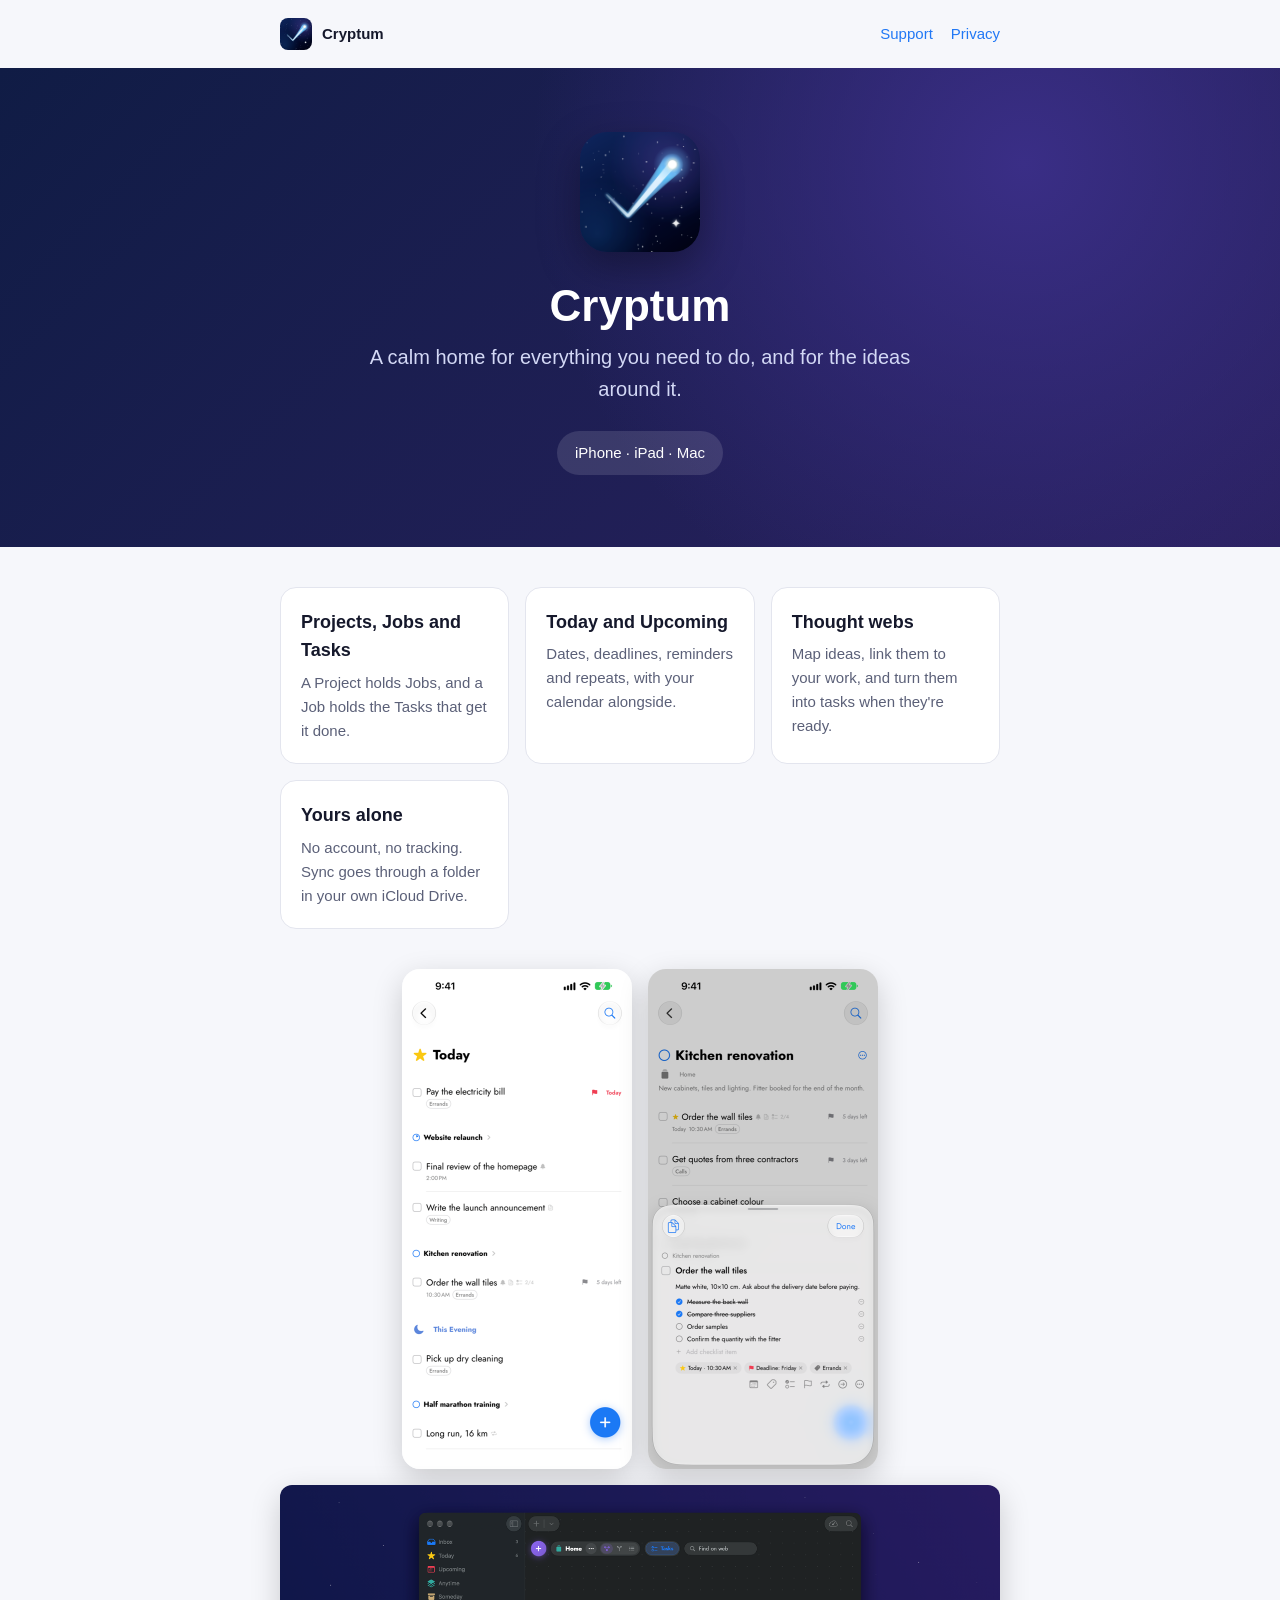
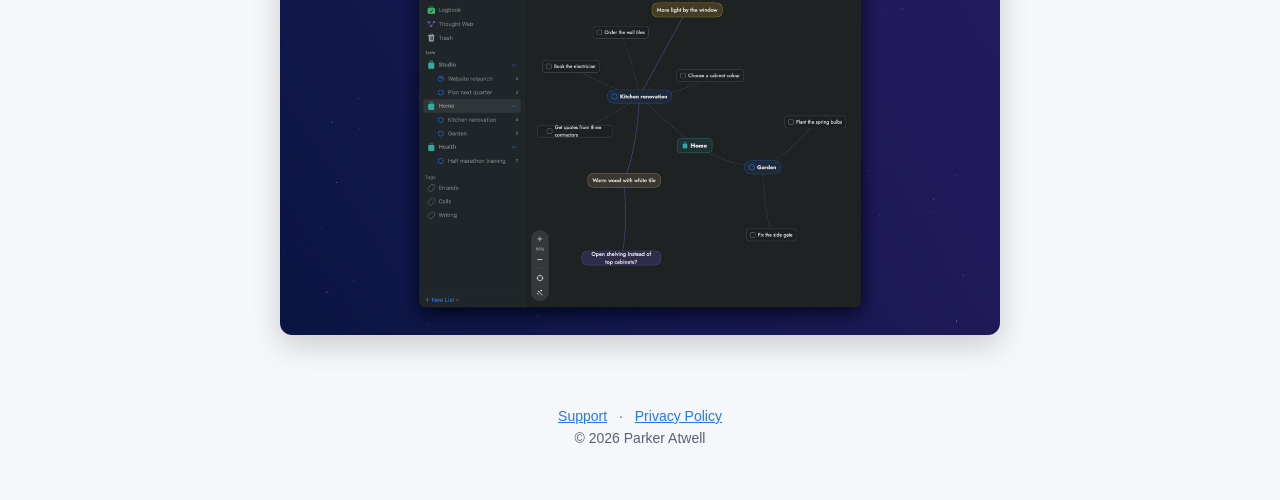
<file: index.html>
<!doctype html>
<html lang="en">
<head>
<meta charset="utf-8">
<meta name="viewport" content="width=device-width, initial-scale=1">
<title>Cryptum</title>
<meta name="description" content="Cryptum is a calm task manager for iPhone, iPad and Mac, with thought webs for your ideas.">
<link rel="icon" href="icon.png">
<link rel="stylesheet" href="style.css">
</head>
<body>
<div class="wrap">
  <nav>
    <a class="brand" href="index.html"><img src="icon.png" alt="">Cryptum</a>
    <a href="support.html">Support</a>
    <a href="privacy.html">Privacy</a>
  </nav>
</div>

<header class="hero">
  <img class="icon" src="icon.png" alt="Cryptum app icon">
  <h1>Cryptum</h1>
  <p>A calm home for everything you need to do, and for the ideas around it.</p>
  <span class="badge">iPhone · iPad · Mac</span>
</header>

<main class="wrap">
  <section class="features">
    <div class="feature"><h3>Projects, Jobs and Tasks</h3><p>A Project holds Jobs, and a Job holds the Tasks that get it done.</p></div>
    <div class="feature"><h3>Today and Upcoming</h3><p>Dates, deadlines, reminders and repeats, with your calendar alongside.</p></div>
    <div class="feature"><h3>Thought webs</h3><p>Map ideas, link them to your work, and turn them into tasks when they're ready.</p></div>
    <div class="feature"><h3>Yours alone</h3><p>No account, no tracking. Sync goes through a folder in your own iCloud Drive.</p></div>
  </section>

  <section class="shots">
    <img class="phone" src="shot-today.png" alt="Today on iPhone">
    <img class="phone" src="shot-task.png" alt="A task with a checklist on iPhone">
    <img class="mac" src="shot-mac.png" alt="A Project's thought web on the Mac">
  </section>
</main>

<footer>
  <a href="support.html">Support</a> · <a href="privacy.html">Privacy Policy</a>
  <div>© 2026 Parker Atwell</div>
</footer>
</body>
</html>
</file>
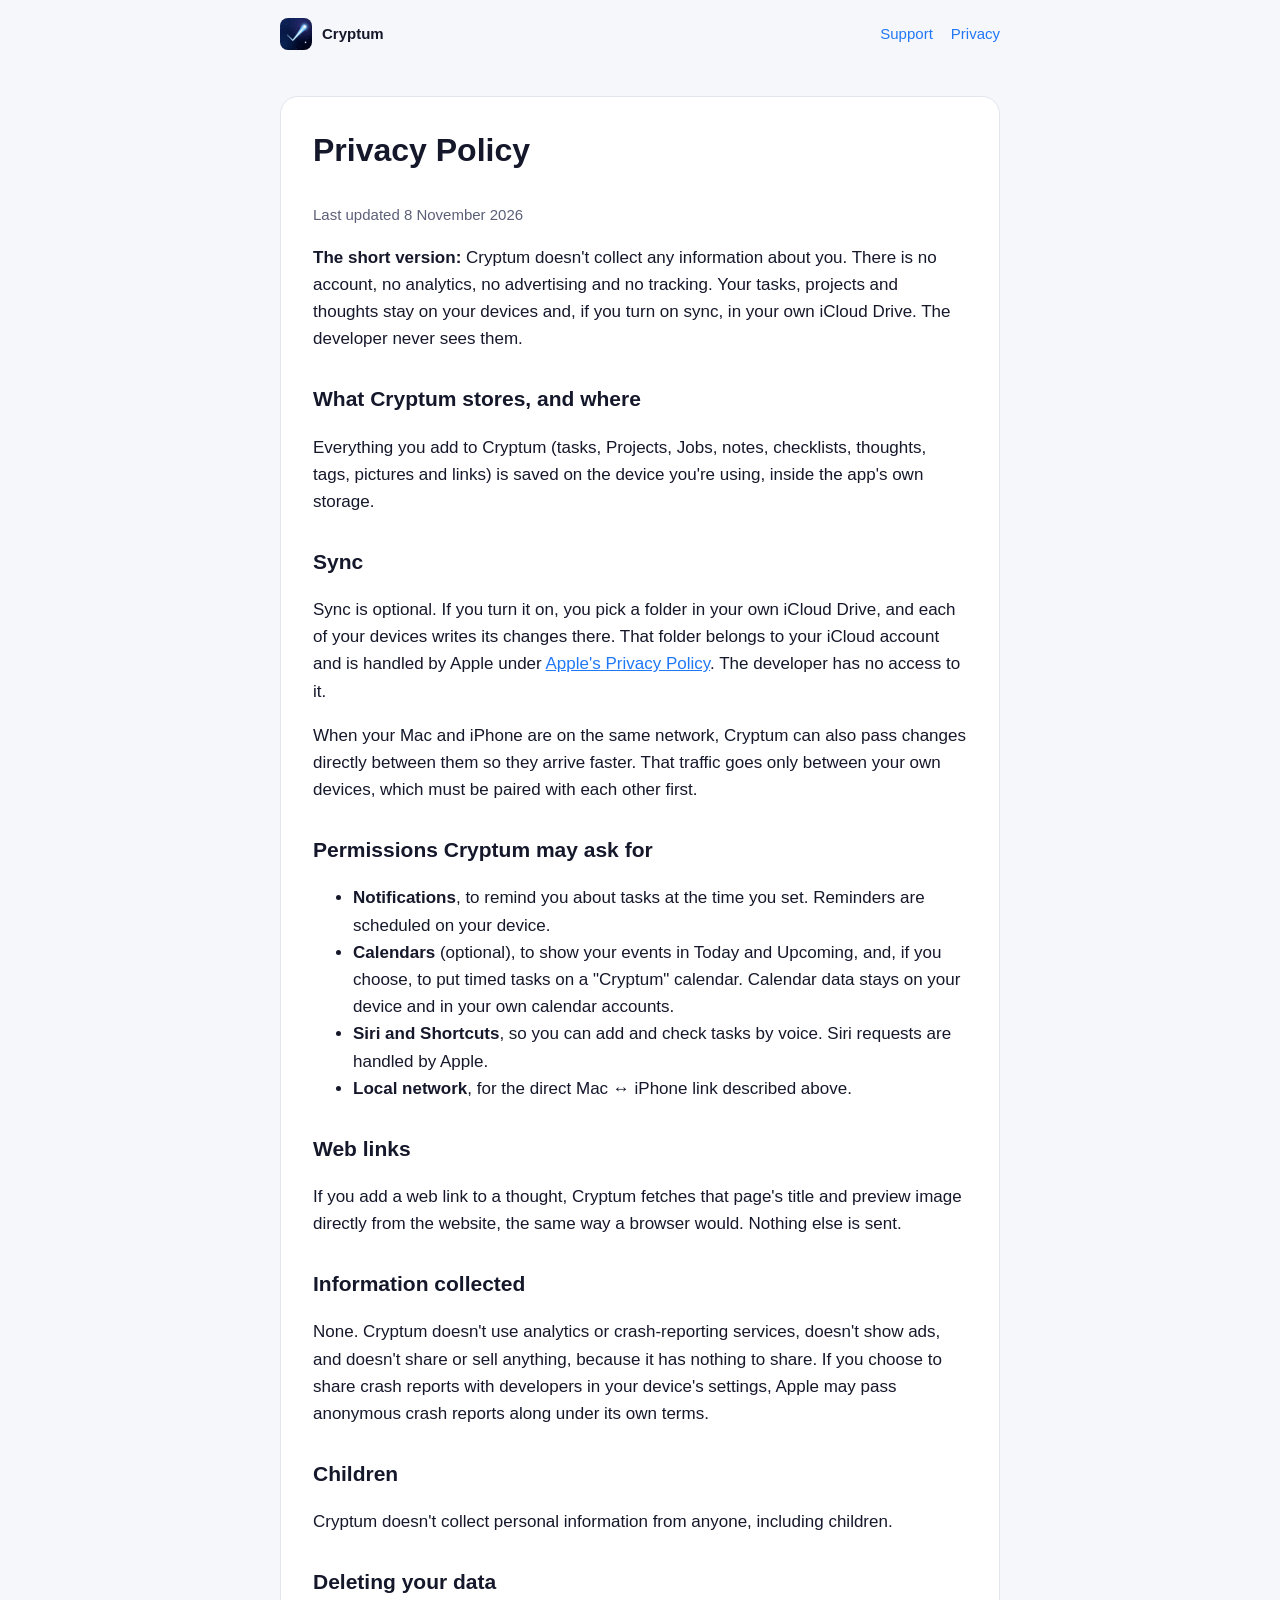
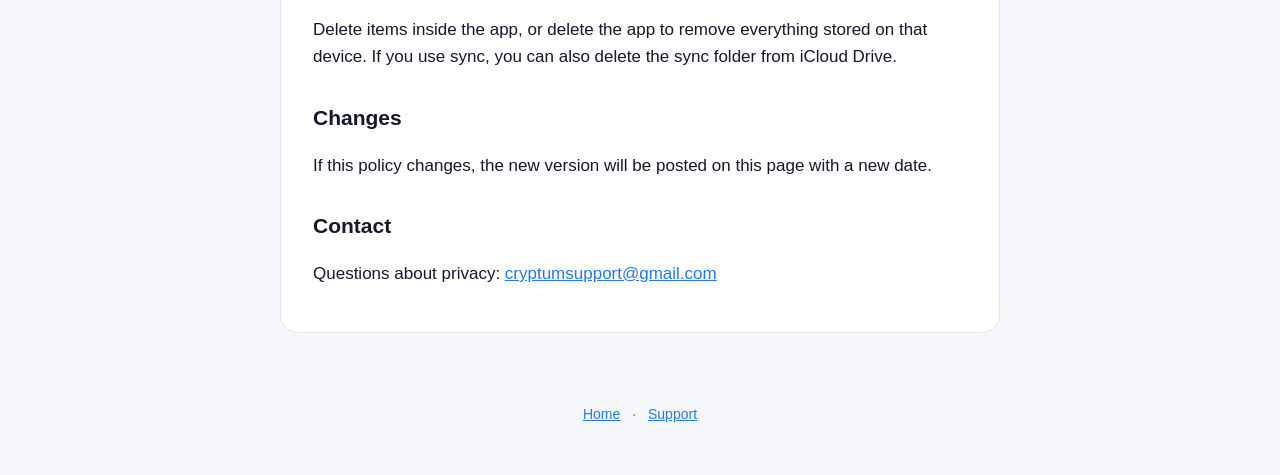
<file: privacy.html>
<!doctype html>
<html lang="en">
<head>
<meta charset="utf-8">
<meta name="viewport" content="width=device-width, initial-scale=1">
<title>Cryptum Privacy Policy</title>
<link rel="icon" href="icon.png">
<link rel="stylesheet" href="style.css">
</head>
<body>
<div class="wrap">
  <nav>
    <a class="brand" href="index.html"><img src="icon.png" alt="">Cryptum</a>
    <a href="support.html">Support</a>
    <a href="privacy.html">Privacy</a>
  </nav>

  <article>
    <h1>Privacy Policy</h1>
    <p class="muted">Last updated 8 November 2026</p>

    <p><strong>The short version:</strong> Cryptum doesn't collect any information about you. There is no account, no
    analytics, no advertising and no tracking. Your tasks, projects and thoughts stay on your devices and, if you turn
    on sync, in your own iCloud Drive. The developer never sees them.</p>

    <h2>What Cryptum stores, and where</h2>
    <p>Everything you add to Cryptum (tasks, Projects, Jobs, notes, checklists, thoughts, tags, pictures and links) is
    saved on the device you're using, inside the app's own storage.</p>

    <h2>Sync</h2>
    <p>Sync is optional. If you turn it on, you pick a folder in your own iCloud Drive, and each of your devices writes
    its changes there. That folder belongs to your iCloud account and is handled by Apple under
    <a href="https://www.apple.com/legal/privacy/">Apple's Privacy Policy</a>. The developer has no access to it.</p>
    <p>When your Mac and iPhone are on the same network, Cryptum can also pass changes directly between them so they
    arrive faster. That traffic goes only between your own devices, which must be paired with each other first.</p>

    <h2>Permissions Cryptum may ask for</h2>
    <ul>
      <li><strong>Notifications</strong>, to remind you about tasks at the time you set. Reminders are scheduled on
      your device.</li>
      <li><strong>Calendars</strong> (optional), to show your events in Today and Upcoming, and, if you choose, to put
      timed tasks on a "Cryptum" calendar. Calendar data stays on your device and in your own calendar accounts.</li>
      <li><strong>Siri and Shortcuts</strong>, so you can add and check tasks by voice. Siri requests are handled by
      Apple.</li>
      <li><strong>Local network</strong>, for the direct Mac ↔ iPhone link described above.</li>
    </ul>

    <h2>Web links</h2>
    <p>If you add a web link to a thought, Cryptum fetches that page's title and preview image directly from the
    website, the same way a browser would. Nothing else is sent.</p>

    <h2>Information collected</h2>
    <p>None. Cryptum doesn't use analytics or crash-reporting services, doesn't show ads, and doesn't share or sell
    anything, because it has nothing to share. If you choose to share crash reports with developers in your device's
    settings, Apple may pass anonymous crash reports along under its own terms.</p>

    <h2>Children</h2>
    <p>Cryptum doesn't collect personal information from anyone, including children.</p>

    <h2>Deleting your data</h2>
    <p>Delete items inside the app, or delete the app to remove everything stored on that device. If you use sync,
    you can also delete the sync folder from iCloud Drive.</p>

    <h2>Changes</h2>
    <p>If this policy changes, the new version will be posted on this page with a new date.</p>

    <h2>Contact</h2>
    <p>Questions about privacy: <a href="mailto:cryptumsupport@gmail.com">cryptumsupport@gmail.com</a></p>
  </article>
</div>
<footer><a href="index.html">Home</a> · <a href="support.html">Support</a></footer>
</body>
</html>
</file>
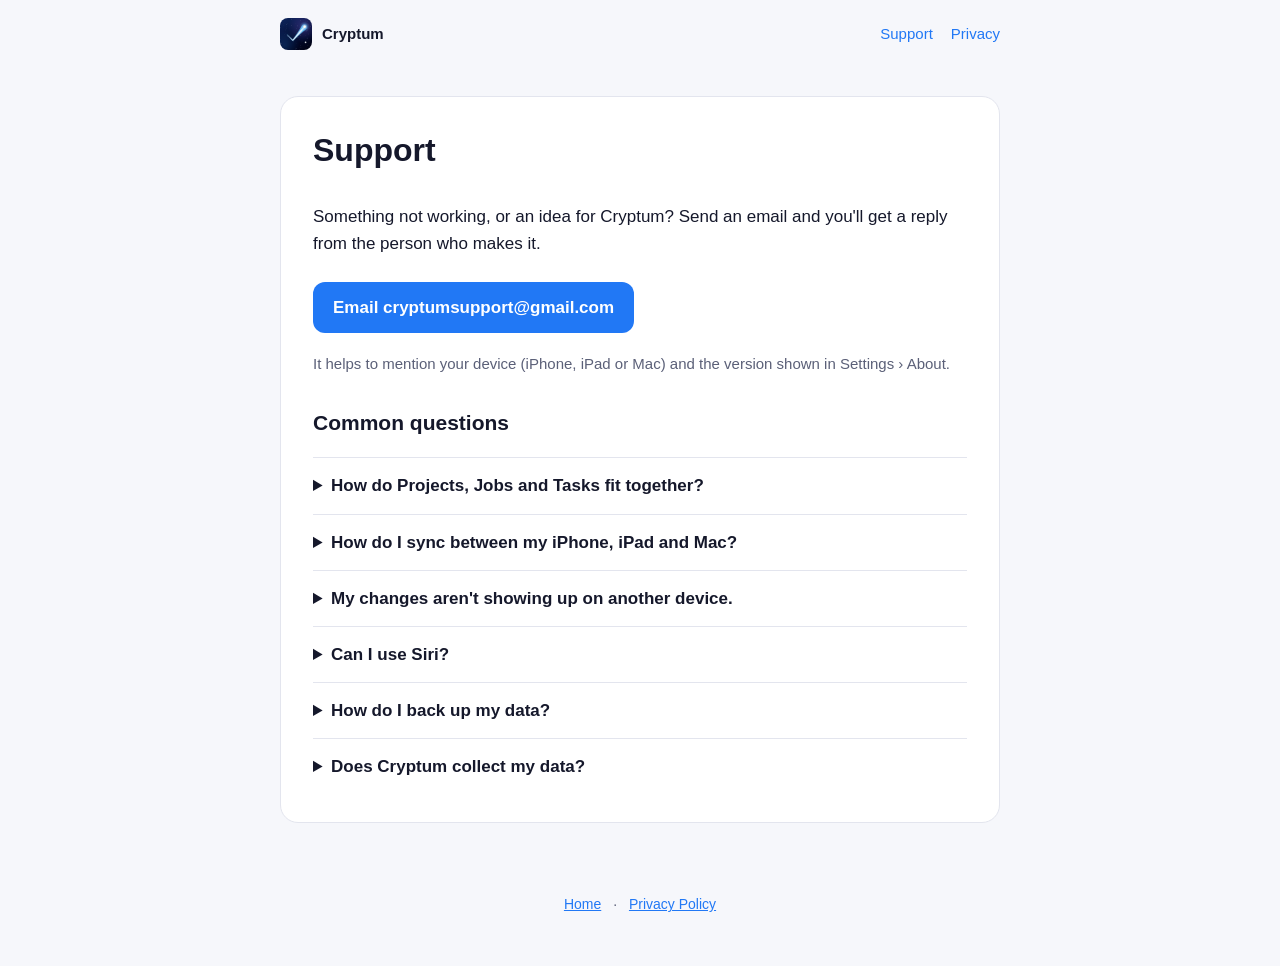
<file: support.html>
<!doctype html>
<html lang="en">
<head>
<meta charset="utf-8">
<meta name="viewport" content="width=device-width, initial-scale=1">
<title>Cryptum Support</title>
<link rel="icon" href="icon.png">
<link rel="stylesheet" href="style.css">
</head>
<body>
<div class="wrap">
  <nav>
    <a class="brand" href="index.html"><img src="icon.png" alt="">Cryptum</a>
    <a href="support.html">Support</a>
    <a href="privacy.html">Privacy</a>
  </nav>

  <article>
    <h1>Support</h1>
    <p>Something not working, or an idea for Cryptum? Send an email and you'll get a reply from the person who makes it.</p>
    <a class="contact" href="mailto:cryptumsupport@gmail.com?subject=Cryptum%20support">Email cryptumsupport@gmail.com</a>
    <p class="muted">It helps to mention your device (iPhone, iPad or Mac) and the version shown in Settings › About.</p>

    <h2>Common questions</h2>

    <details>
      <summary>How do Projects, Jobs and Tasks fit together?</summary>
      <p>A Project is a big area of your life or work, like "Home" or "Studio". Inside it, Jobs are pieces of work
      with an end, like "Kitchen renovation". A Job's Tasks are the steps that get it done. To see it in action, open
      Settings › Data &amp; Backup › Add Sample Project.</p>
    </details>

    <details>
      <summary>How do I sync between my iPhone, iPad and Mac?</summary>
      <p>Open Settings › Sync on each device and choose the same folder in iCloud Drive (for example a folder called
      "Cryptum"). Every device keeps its own record of changes in that folder, so edits from different devices don't
      overwrite each other. Make sure iCloud Drive is turned on for each device in its system Settings.</p>
    </details>

    <details>
      <summary>My changes aren't showing up on another device.</summary>
      <p>Check that both devices chose the same sync folder (Settings › Sync shows the folder and when it last
      synced), then tap Sync Now. iCloud Drive can take a minute to move files, especially on mobile data or in Low
      Power Mode.</p>
    </details>

    <details>
      <summary>Can I use Siri?</summary>
      <p>Yes. Try "Add a task in Cryptum" or "What's on my Today in Cryptum". Every action is also in the Shortcuts
      app.</p>
    </details>

    <details>
      <summary>How do I back up my data?</summary>
      <p>Settings › Data &amp; Backup › Export Backup saves everything as a single file you can keep anywhere.</p>
    </details>

    <details>
      <summary>Does Cryptum collect my data?</summary>
      <p>No. There's no account and no tracking, and your data never reaches the developer. See the
      <a href="privacy.html">Privacy Policy</a>.</p>
    </details>
  </article>
</div>
<footer><a href="index.html">Home</a> · <a href="privacy.html">Privacy Policy</a></footer>
</body>
</html>
</file>
<file: style.css>
:root {
  --bg: #f6f7fb;
  --card: #ffffff;
  --text: #15182b;
  --muted: #5b6078;
  --line: #e3e5ee;
  --accent: #2178f5;
  --hero1: #101c45;
  --hero2: #2b2161;
}
@media (prefers-color-scheme: dark) {
  :root {
    --bg: #0d1020;
    --card: #161a2e;
    --text: #eef0f8;
    --muted: #a3a8c3;
    --line: #262b45;
    --accent: #5b9dff;
  }
}
* { box-sizing: border-box; }
body {
  margin: 0;
  background: var(--bg);
  color: var(--text);
  font: 17px/1.6 -apple-system, BlinkMacSystemFont, "Jost", "Segoe UI", sans-serif;
}
a { color: var(--accent); }
.wrap { max-width: 760px; margin: 0 auto; padding: 0 20px; }
nav { display: flex; align-items: center; gap: 18px; padding: 18px 0; }
nav .brand { display: flex; align-items: center; gap: 10px; font-weight: 700; color: var(--text); text-decoration: none; margin-right: auto; }
nav .brand img { width: 32px; height: 32px; border-radius: 8px; }
nav a { text-decoration: none; font-size: 15px; }
.hero {
  background: radial-gradient(circle at 80% 20%, #3a2e86 0, transparent 45%), linear-gradient(135deg, var(--hero1), var(--hero2));
  color: #fff;
  text-align: center;
  padding: 64px 20px 72px;
}
.hero img.icon { width: 120px; height: 120px; border-radius: 27px; box-shadow: 0 14px 40px rgba(0,0,0,.35); }
.hero h1 { font-size: 44px; line-height: 1.1; margin: 22px 0 10px; }
.hero p { font-size: 20px; color: #d3d8f5; max-width: 560px; margin: 0 auto; }
.badge { display: inline-block; margin-top: 26px; padding: 10px 18px; border-radius: 999px; background: rgba(255,255,255,.12); color: #fff; font-size: 15px; }
.features { display: grid; grid-template-columns: repeat(auto-fit, minmax(220px, 1fr)); gap: 16px; margin: 40px 0; }
.feature { background: var(--card); border: 1px solid var(--line); border-radius: 16px; padding: 20px; }
.feature h3 { margin: 0 0 6px; font-size: 18px; }
.feature p { margin: 0; color: var(--muted); font-size: 15px; }
.shots { display: flex; gap: 16px; justify-content: center; flex-wrap: wrap; margin: 20px 0 40px; }
.shots img { border-radius: 18px; box-shadow: 0 10px 30px rgba(0,0,0,.18); max-width: 100%; }
.shots .phone { width: 230px; }
.shots .mac { width: 100%; border-radius: 12px; }
article { background: var(--card); border: 1px solid var(--line); border-radius: 18px; padding: 28px 32px; margin: 28px 0 40px; }
article h1 { margin-top: 0; font-size: 32px; }
article h2 { font-size: 21px; margin-top: 30px; }
article p, article li { color: var(--text); }
.muted { color: var(--muted); font-size: 15px; }
.contact { display: inline-block; margin: 8px 0 4px; padding: 12px 20px; border-radius: 12px; background: var(--accent); color: #fff; text-decoration: none; font-weight: 600; }
details { border-top: 1px solid var(--line); padding: 14px 0; }
details summary { cursor: pointer; font-weight: 600; }
details p { margin: 8px 0 0; color: var(--muted); }
footer { text-align: center; color: var(--muted); font-size: 14px; padding: 30px 0 50px; }
footer a { margin: 0 8px; }
@media (max-width: 560px) {
  .hero h1 { font-size: 34px; }
  article { padding: 22px 18px; }
  .shots .phone { width: 46%; }
}
</file>
